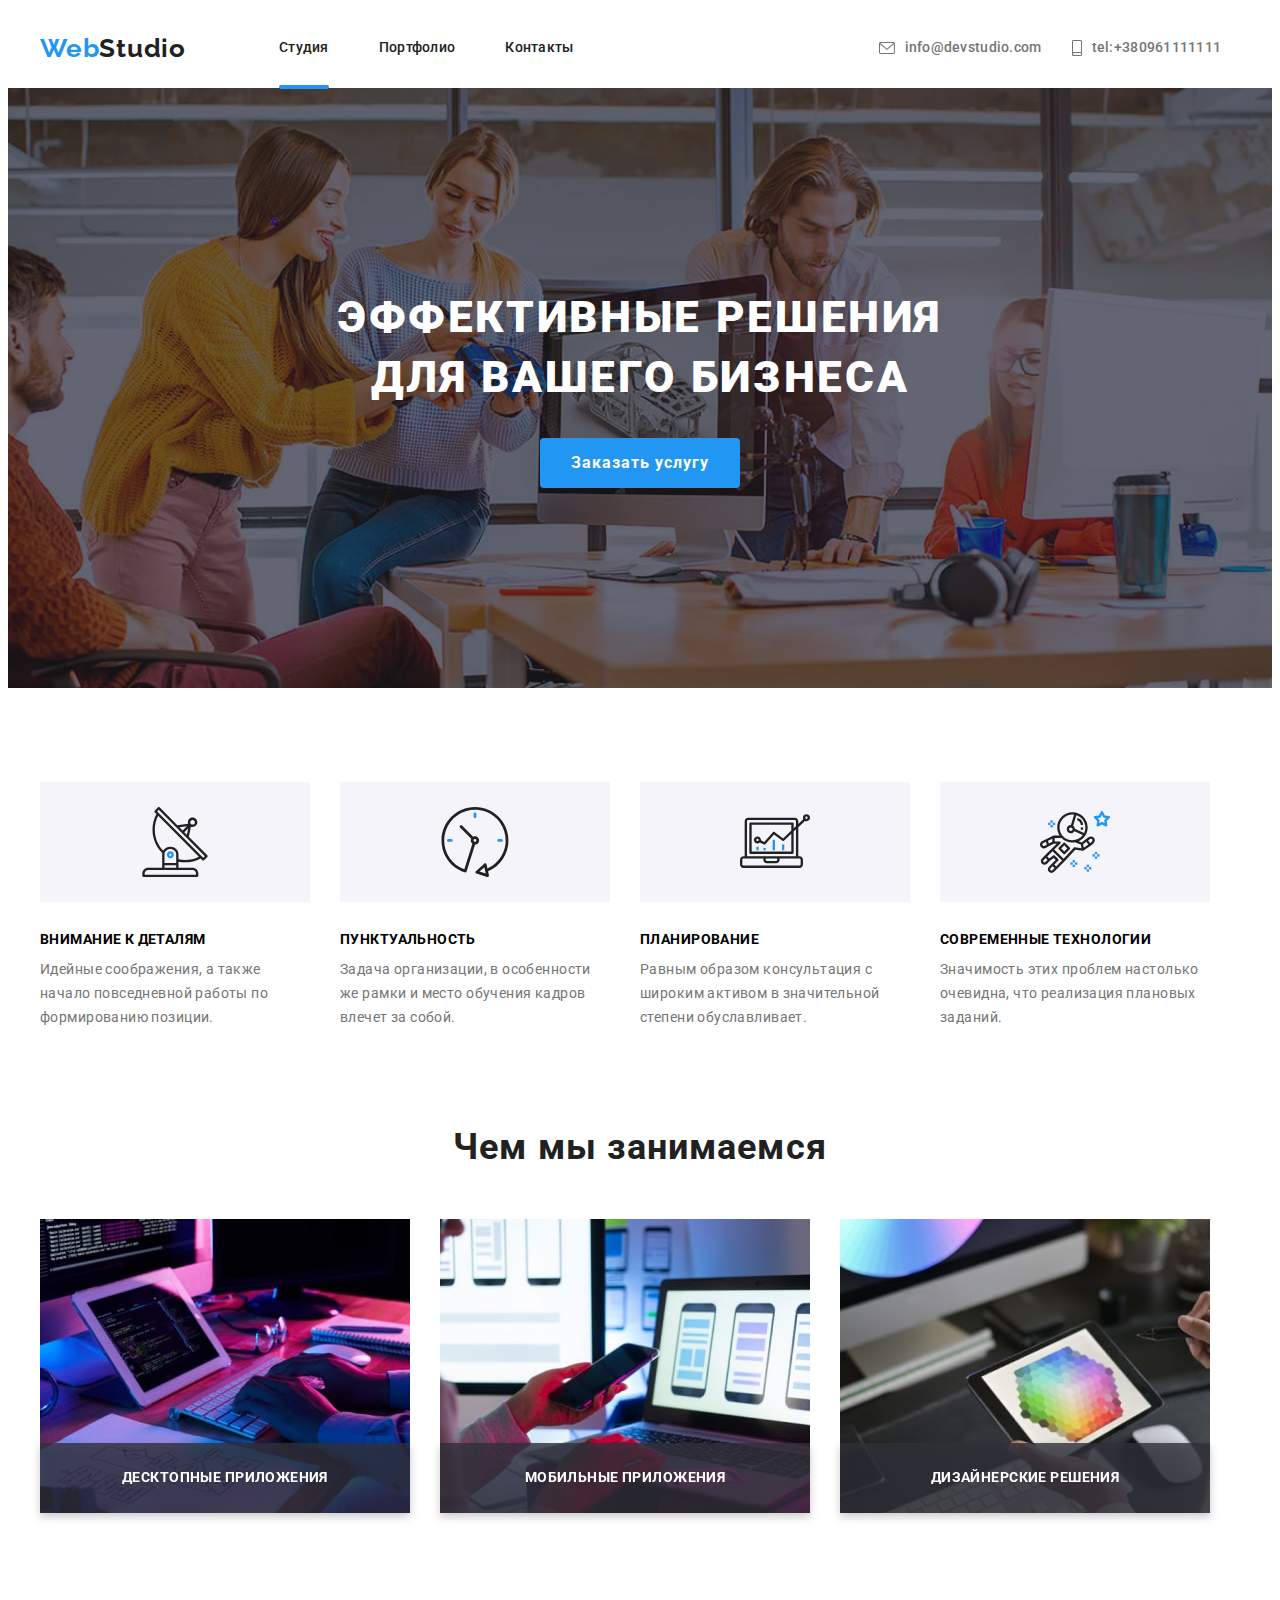
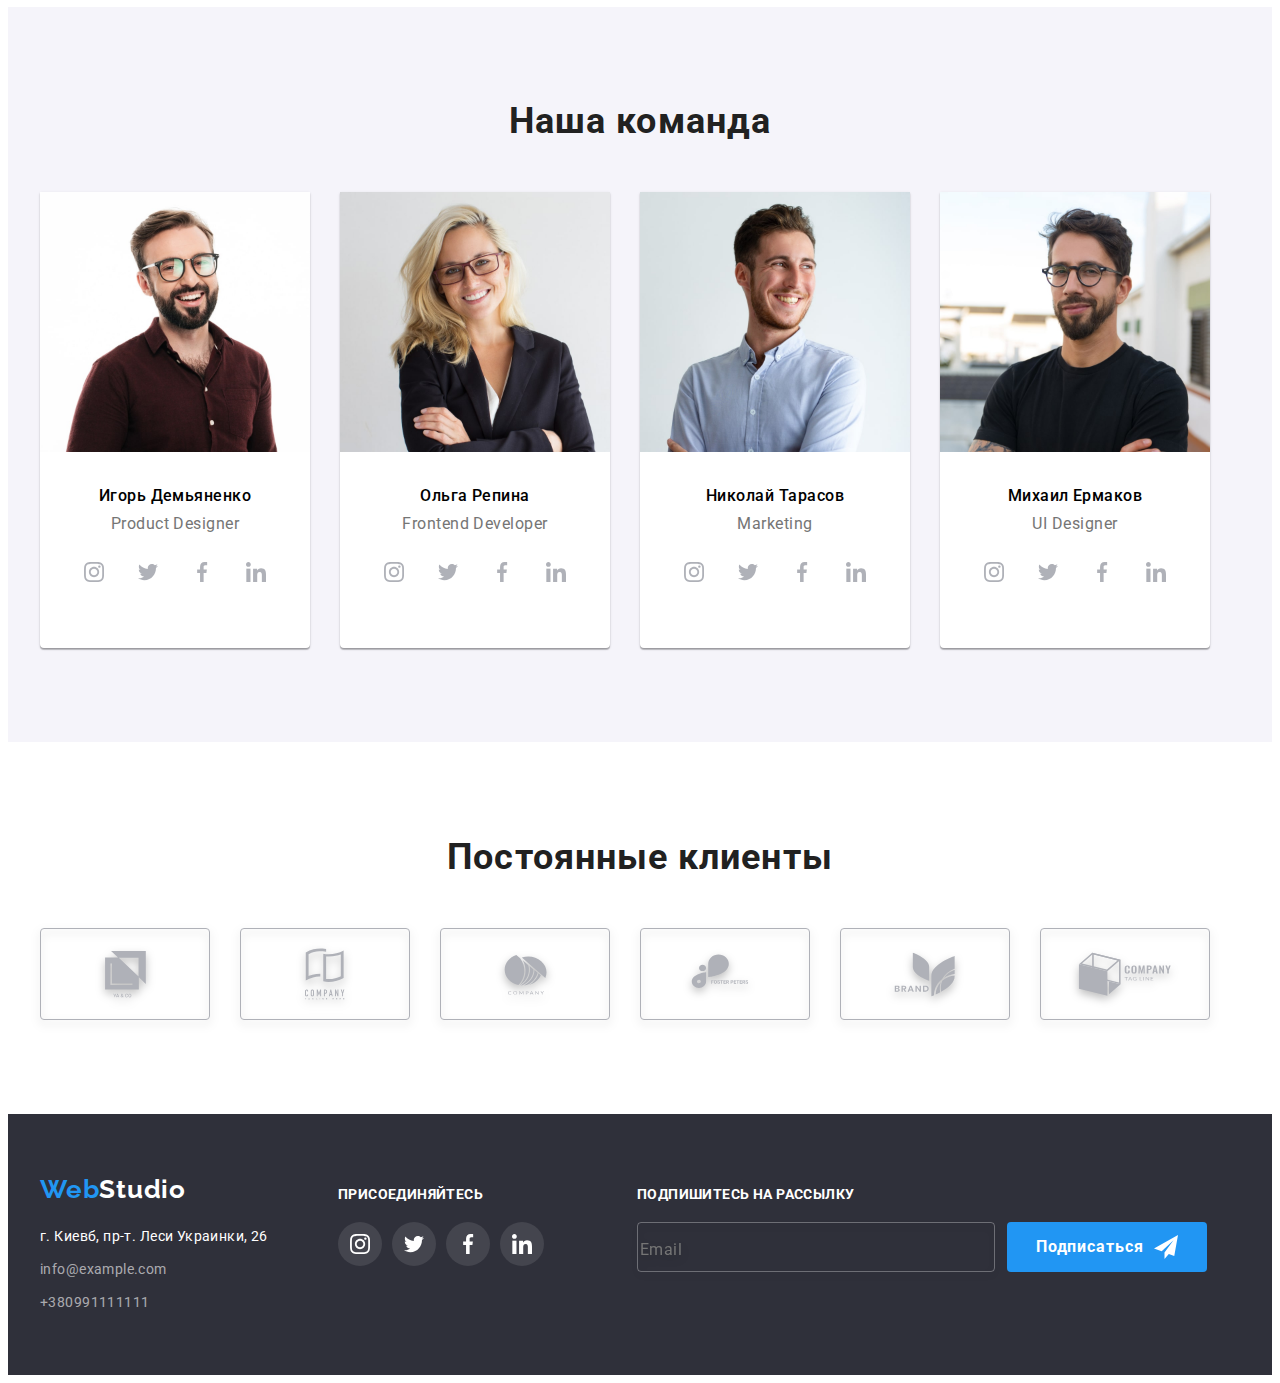
<file: index.html>
<!DOCTYPE html>
<html lang="ru">

<head>
    <meta charset="UTF-8">
    <meta http-equiv="X-UA-Compatible" content="IE=edge">
    <meta name="viewport" content="width=device-width, initial-scale=1.0">
    <title>Document</title>
    <link rel="preconnect" href="https://fonts.googleapis.com">
    <link rel="preconnect" href="https://fonts.gstatic.com" crossorigin>
    <link href="https://fonts.googleapis.com/css2?family=Roboto:wght@400;500;700;900&display=swap" rel="stylesheet">
    <link rel="preconnect" href="https://fonts.googleapis.com">
    <link rel="preconnect" href="https://fonts.gstatic.com" crossorigin>
    <link href="https://fonts.googleapis.com/css2?family=Oleo+Script&family=Raleway:wght@700&display=swap"
        rel="stylesheet">
    <link rel="stylesheet" href="https://cdnjs.cloudflare.com/ajax/libs/modern-normalize/1.1.0/modern-normalize.min.css"
        integrity="sha512-wpPYUAdjBVSE4KJnH1VR1HeZfpl1ub8YT/NKx4PuQ5NmX2tKuGu6U/JRp5y+Y8XG2tV+wKQpNHVUX03MfMFn9Q=="
        crossorigin="anonymous" referrerpolicy="no-referrer" />
    <link rel="stylesheet" href="./css/style.css">
</head>

<body>

    <header class="header">
        <div class="container">
            <nav class="navigation">
                <a href="" class="logo link"><span class="web">Web</span>Studio</a>
                <ul class="navigation-list list">
                    <li class="navigation-item">
                        <a class="navigation-link current link" href="">Студия</a>
                    </li>
                    <li class="navigation-item">
                        <a href="./portfolio.html" class="navigation-link link">Портфолио</a>
                    </li>
                    <li class="navigation-item">
                        <a class="navigation-link link" href="">Контакты</a>
                    </li>
                </ul>
            </nav>
            <div class="contacts">
                <ul class="contacts-list list">
                    <li class="contacts-item">
                        <a class="email link" href="mailto:info@devstudio.com">
                            <span>
                                <svg class="contacts-icon-email" width="16" height="12">
                                    <use href="./images/sprite.svg#icon-emaile-icon"></use>
                                </svg>
                            </span>
                            info@devstudio.com
                        </a>
                    </li>
                    <li class="contacts-item">
                        <a class="phone link" href="tel:+380961111111">
                            <span>
                                <svg class="contacts-icon-phone" width="10" height="16">
                                    <use href="./images/sprite.svg#icon-smartphone"></use>
                                </svg>
                            </span>
                            tel:+380961111111
                        </a>
                    </li>
                </ul>
            </div>
        </div>
    </header>

    <main>
        <section class="heroe">
            <div class="container">
                <h1 class="heroe-text">Эффективные решения<br> для вашего бизнеса</h1>
                <button class="button-section btn" type="button" data-modal-open>Заказать услугу</button>
            </div>
        </section>


        <section class="our-characteristics">
            <div class="container">
                <ul class="characteristics-list list">
                    <li class="characteristics-item">
                        <div class="characteristics-icon">
                            <svg width="70" height="70">
                                <use href="./images/sprite.svg#icon-antenna"></use>
                            </svg>
                        </div>
                        <h3 class="characteristics">ВНИМАНИЕ К ДЕТАЛЯМ</h3>
                        <p class="characteristics-text">
                            Идейные соображения, а также начало повседневной работы по формированию позиции.
                        </p>
                    </li>
                    <li class="characteristics-item">
                        <div class="characteristics-icon">
                            <svg class="icon" width="70" height="70">
                                <use href="./images/sprite.svg#icon-clock"></use>
                            </svg>
                        </div>
                        <h3 class="characteristics">ПУНКТУАЛЬНОСТЬ</h3>
                        <p class="characteristics-text">
                            Задача организации, в особенности же рамки и место обучения кадров влечет за собой.
                        </p>
                    </li>
                    <li class="characteristics-item">
                        <div class="characteristics-icon">
                            <svg class="icon" width="70" height="70">
                                <use href="./images/sprite.svg#icon-diagram"></use>
                            </svg>
                        </div>
                        <h3 class="characteristics">ПЛАНИРОВАНИЕ</h3>
                        <p class="characteristics-text">
                            Равным образом консультация с широким активом в значительной степени обуславливает.
                        </p>
                    </li>
                    <li class="characteristics-item">
                        <div class="characteristics-icon">
                            <svg class="icon" width="70" height="70">
                                <use href="./images/sprite.svg#icon-astronaut"></use>
                            </svg>
                        </div>
                        <h3 class="characteristics">СОВРЕМЕННЫЕ ТЕХНОЛОГИИ</h3>
                        <p class="characteristics-text">
                            Значимость этих проблем настолько очевидна, что реализация плановых заданий.
                        </p>
                    </li>
                </ul>
            </div>
        </section>

        <section class="what-we-are-doing">
            <div class="container">
                <h2 class="what-we-are-doing-text">Чем мы занимаемся</h2>
                <ul class="what-we-are-doing-item list">
                    <li class="what-we-are-doing-list">
                        <img class="what-we-are-doing-picture" src="./images/what-we-are-doing-1.jpg" alt="" width="370"
                            height="294">
                        <div class="our-app">
                            <p class="our-app-text">десктопные приложения</p>
                        </div>
                    </li>
                    <li class="what-we-are-doing-list">
                        <img class="what-we-are-doing-picture" src="./images/what-we-are-doing-2.jpg" alt="" width="370"
                            height="294">
                        <div class="our-app">
                            <p class="our-app-text">мобильные приложения</p>
                        </div>
                    </li>
                    <li class="what-we-are-doing-list">
                        <img class="what-we-are-doing-picture" src="./images/what-we-are-doing-3.jpg" alt="" width="370"
                                height="294">
                        <div class="our-app">
                            <p class="our-app-text">дизайнерские решения</p>
                        </div>
                    </li>
                </ul>
            </div>
        </section>

        <section class="our-team">
            <div class="container">
                <h2 class="our-team-text">Наша команда</h2>
                <ul class="our-team-list list">
                    <li class="our-team-item">
                        <img class="team-picture" src="./images/Igor.jpg" alt="Игорь" width="270" height="260">
                        <div class="team-description">
                            <p class="our-team-name">Игорь Демьяненко</p>
                            <p class="our-team-job">Product Designer</p>
                            <ul class="social-links-list list">
                                <li class="social-links-item">
                                    <a href="" class="social-links">
                                        <svg class="social-icon" width="20" height="20">
                                            <use href="./images/sprite.svg#icon-insta1"></use>
                                        </svg>
                                    </a>
                                </li>
                                <li class="social-links-item">
                                    <a href="" class="social-links">
                                        <svg class="social-icon" width="20" height="20">
                                            <use href="./images/sprite.svg#icon-twitter"></use>
                                        </svg>
                                    </a>
                                </li>
                                <li class="social-links-item">
                                    <a href="" class="social-links">
                                        <svg class="social-icon" width="20" height="20">
                                            <use href="./images/sprite.svg#icon-facebook"></use>
                                        </svg>
                                    </a>
                                </li>
                                <li class="social-links-item">
                                    <a href="" class="social-links">
                                        <svg class="social-icon" width="20" height="20">
                                            <use href="./images/sprite.svg#icon-insta2"></use>
                                        </svg>
                                    </a>
                                </li>
                            </ul>
                        </div>
                    </li>
                    <li class="our-team-item">
                        <img class="team-picture" src="./images/Olga.jpg" alt="Ольга" width="270" height="260">
                        <div class="team-description">
                            <p class="our-team-name">Ольга Репина</p>
                            <p class="our-team-job">Frontend Developer</p>
                            <ul class="social-links-list list">
                                <li class="social-links-item">
                                    <a href="" class="social-links">
                                        <svg class="social-icon" width="20" height="20">
                                            <use href="./images/sprite.svg#icon-insta1"></use>
                                        </svg>
                                    </a>
                                </li>
                                <li class="social-links-item">
                                    <a href="" class="social-links">
                                        <svg class="social-icon" width="20" height="20">
                                            <use href="./images/sprite.svg#icon-twitter"></use>
                                        </svg>
                                    </a>
                                </li>
                                <li class="social-links-item">
                                    <a href="" class="social-links">
                                        <svg class="social-icon" width="20" height="20">
                                            <use href="./images/sprite.svg#icon-facebook"></use>
                                        </svg>
                                    </a>
                                </li>
                                <li class="social-links-item">
                                    <a href="" class="social-links">
                                        <svg class="social-icon" width="20" height="20">
                                            <use href="./images/sprite.svg#icon-insta2"></use>
                                        </svg>
                                    </a>
                                </li>
                            </ul>
                        </div>
                    </li>
                    <li class="our-team-item">
                        <img class="team-picture" src="./images/Nikolai.jpg" alt="Николай" width="270" height="260">
                        <div class="team-description">
                            <p class="our-team-name">Николай Тарасов</p>
                            <p class="our-team-job">Marketing</p>
                            <ul class="social-links-list list">
                                <li class="social-links-item">
                                    <a href="" class="social-links">
                                        <svg class="social-icon" width="20" height="20">
                                            <use href="./images/sprite.svg#icon-insta1"></use>
                                        </svg>
                                    </a>
                                </li>
                                <li class="social-links-item">
                                    <a href="" class="social-links">
                                        <svg class="social-icon" width="20" height="20">
                                            <use href="./images/sprite.svg#icon-twitter"></use>
                                        </svg>
                                    </a>
                                </li>
                                <li class="social-links-item">
                                    <a href="" class="social-links">
                                        <svg class="social-icon" width="20" height="20">
                                            <use href="./images/sprite.svg#icon-facebook"></use>
                                        </svg>
                                    </a>
                                </li>
                                <li class="social-links-item">
                                    <a href="" class="social-links">
                                        <svg class="social-icon" width="20" height="20">
                                            <use href="./images/sprite.svg#icon-insta2"></use>
                                        </svg>
                                    </a>
                                </li>
                            </ul>
                        </div>
                    </li>
                    <li class="our-team-item">
                        <img class="team-picture" src="./images/Mihail.jpg" alt="Михаил" width="270" height="260">
                        <div class="team-description">
                            <p class="our-team-name">Михаил Ермаков</p>
                            <p class="our-team-job">UI Designer</p>
                            <ul class="social-links-list list">
                                <li class="social-links-item">
                                    <a href="" class="social-links">
                                        <svg class="social-icon" width="20" height="20">
                                            <use href="./images/sprite.svg#icon-insta1"></use>
                                        </svg>
                                    </a>
                                </li>
                                <li class="social-links-item">
                                    <a href="" class="social-links">
                                        <svg class="social-icon" width="20" height="20">
                                            <use href="./images/sprite.svg#icon-twitter"></use>
                                        </svg>
                                    </a>
                                </li>
                                <li class="social-links-item">
                                    <a href="" class="social-links">
                                        <svg class="social-icon" width="20" height="20">
                                            <use href="./images/sprite.svg#icon-facebook"></use>
                                        </svg>
                                    </a>
                                </li>
                                <li class="social-links-item">
                                    <a href="" class="social-links">
                                        <svg class="social-icon" width="20" height="20">
                                            <use href="./images/sprite.svg#icon-insta2"></use>
                                        </svg>
                                    </a>
                                </li>
                            </ul>
                        </div>
                    </li>
                </ul>
            </div>
        </section>
        <section class="our-clients">
            <div class="container">
                <h2 class="our-permanent-clients">Постоянные клиенты</h2>
                <ul class="our-clients-list list">
                    <li class="our-clients-item">
                        <a class="our-client-icon" href="">
                            <svg class="ya-co-company">
                                <use href="./images/sprite.svg#icon-client1"></use>
                            </svg>
                        </a>
                    </li>
                    <li class="our-clients-item">
                        <a class="our-client-icon" href="">
                            <svg class="tagline-here-company">
                                <use href="./images/sprite.svg#icon-client2"></use>
                            </svg>
                        </a>
                    </li>
                    <li class="our-clients-item">
                        <a class="our-client-icon" href="">
                            <svg class="company">
                                <use href="./images/sprite.svg#icon-client3"></use>
                            </svg>
                        </a>
                    </li>
                    <li class="our-clients-item">
                        <a class="our-client-icon" href="">
                            <svg class="foster-peters-company">
                                <use href="./images/sprite.svg#icon-client4"></use>
                            </svg>
                        </a>
                    </li>
                    <li class="our-clients-item">
                        <a class="our-client-icon" href="">
                            <svg class="brand-company">
                                <use href="./images/sprite.svg#icon-client5"></use>
                            </svg>
                        </a>
                    </li>
                    <li class="our-clients-item">
                        <a class="our-client-icon" href="">
                            <svg class="tag-line-company">
                                <use href="./images/sprite.svg#icon-client6"></use>
                            </svg>
                        </a>
                    </li>
                </ul>
            </div>
        </section>
    </main>

    <footer class="footer-section">
        <div class="container container-row">
            <div>
                <a href="" class="logo-footer link"><span class="web">Web</span>Studio</a>
                <address>
                    <ul class="adress-list list">
                        <li class="adress-item">
                            <a class="adress-text link" href="https://goo.gl/maps/P2Jk5924rPinrskz8" target="_blank"
                                rel="noopener noreferrer">г. Киевб,
                                пр-т. Леси Украинки, 26</a>
                        </li>
                        <li class="adress-item">
                            <a class="footer-contact link" href="mailto:info@example.com">info@example.com</a>
                        </li>
                        <li class="adress-item">
                            <a class="footer-contact link" href="tel:+380991111111">+380991111111</a>
                        </li>
                    </ul>
                </address>
            </div>
            <div class="join-in-social-links">
                <h3 class="join-us">ПРИСОЕДИНЯЙТЕСЬ</h3>
                <ul class="social-link-list-footer list">
                    <li class="social-link-item-footer">
                        <a class="social-link-footer" href="">
                            <svg class="social-icon-footer" width="20" height="20">
                                <use href="./images/sprite.svg#icon-insta1"></use>
                            </svg>
                        </a>
                    </li>
                    <li class="social-link-item-footer">
                        <a class="social-link-footer" href="">
                            <svg class="social-icon-footer" width="20" height="20">
                                <use href="./images/sprite.svg#icon-twitter"></use>
                            </svg>
                        </a>
                    </li>
                    <li class="social-link-item-footer">
                        <a class="social-link-footer" href="">
                            <svg class="social-icon-footer" width="20" height="20">
                                <use href="./images/sprite.svg#icon-facebook"></use>
                            </svg>
                        </a>
                    </li>
                    <li class="social-link-item-footer">
                        <a class="social-link-footer" href="">
                            <svg class="social-icon-footer" width="20" height="20">
                                <use href="./images/sprite.svg#icon-insta2"></use>
                            </svg>
                        </a>
                    </li>
                </ul>
            </div>
            <div class="subscription">
                <h3 class="subscription-text">ПОДПИШИТЕСЬ НА РАССЫЛКУ</h3>
                <div class="subscription-section">
                    <form action="#" class=" subscription-form">
                        <label for="subscription" class="subscription-form-text">
                            <input type="email" name="email" class="subscription-form-input" placeholder="Email">
                        </label>
                    </form>
                        <button class="subscription-button"><span class="subscription-button-text">Подписаться</span> 
                            <svg class="sign-button-icon" width="24" height="24"> 
                                <use href="./images/sprite.svg#icon-sign-button"></use>
                            </svg>
                        </button>
                </div>
            </div>
        </div>
    </footer>
    <div class="backdrop is-hidden" data-modal>
        <div class="modal-window"> 
            <button type="button" class="x-button" data-modal-close>
                <svg class="icon-close-buttom">
                    <use href="./images/sprite.svg#icon-close-button"></use>
                </svg>
            </button>
            <form action="#" class="contact-form">
                <b class="modal-title">Оставьте свои данные, мы вам перезвоним</b>
                <div class="modal-form-field">
                    <label for="input-name" class="modal-form-label">Имя</label>
                        <span class="input-wrap">
                            <input type="text" id="input-name" class="modal-form-input">
                            <svg class="modal-form-icon" width="12" height="12">
                                <use href="./images/sprite.svg#icon-form-name"></use>
                            </svg>
                        </span>
                </div>
                <div class="modal-form-field">
                    <label for="input-tel" class="modal-form-label">Телефон</label>
                        <span class="input-wrap">
                            <input type="tel" id="input-tel" name="modal-form-tel" class="modal-form-input">
                            <svg class="modal-form-icon" width="12" height="13">
                                <use href="./images/sprite.svg#icon-form-phone"></use>
                            </svg>
                        </span>
                </div>
                <div class="modal-form-field">
                    <label for="input-email" class="modal-form-label">Почта</label>
                        <span class="input-wrap">
                            <input type="email" id="input-email" name="modal-form-email" class="modal-form-input">
                            <svg class="modal-form-icon" width="15" height="12">
                                <use href="./images/sprite.svg#icon-form-mail"></use>
                            </svg>
                        </span>
                </div>
                <div class="">
                    <label for="comment" class="modal-form-label">Комментарий</label>
                    <textarea name="modal-comment" id="comment" placeholder="Введите текст" class="model-comment"></textarea>
                </div>
                <div class="modal-form-checkbox">
                    <input type="checkbox" id="check" name="policy" class="checkbox">
                    <label for="check" class="check-label">
                        <span class="icon-check">
                            <svg class="" width="11" height="8">
                                <use href="./images/sprite.svg#icon-check-mark"></use>
                            </svg>
                        </span>
                    Соглашаюсь с рассылкой и принимаю<a href="" class="contract-condition-link">Условия договора</a></label>
                </div>
                <button type="submit" class="button-section btn">Отправить</button>
            </form>
        </div>
    </div>
    <script src="./js/modal.js"></script>
    
</body>

</html>
</file>
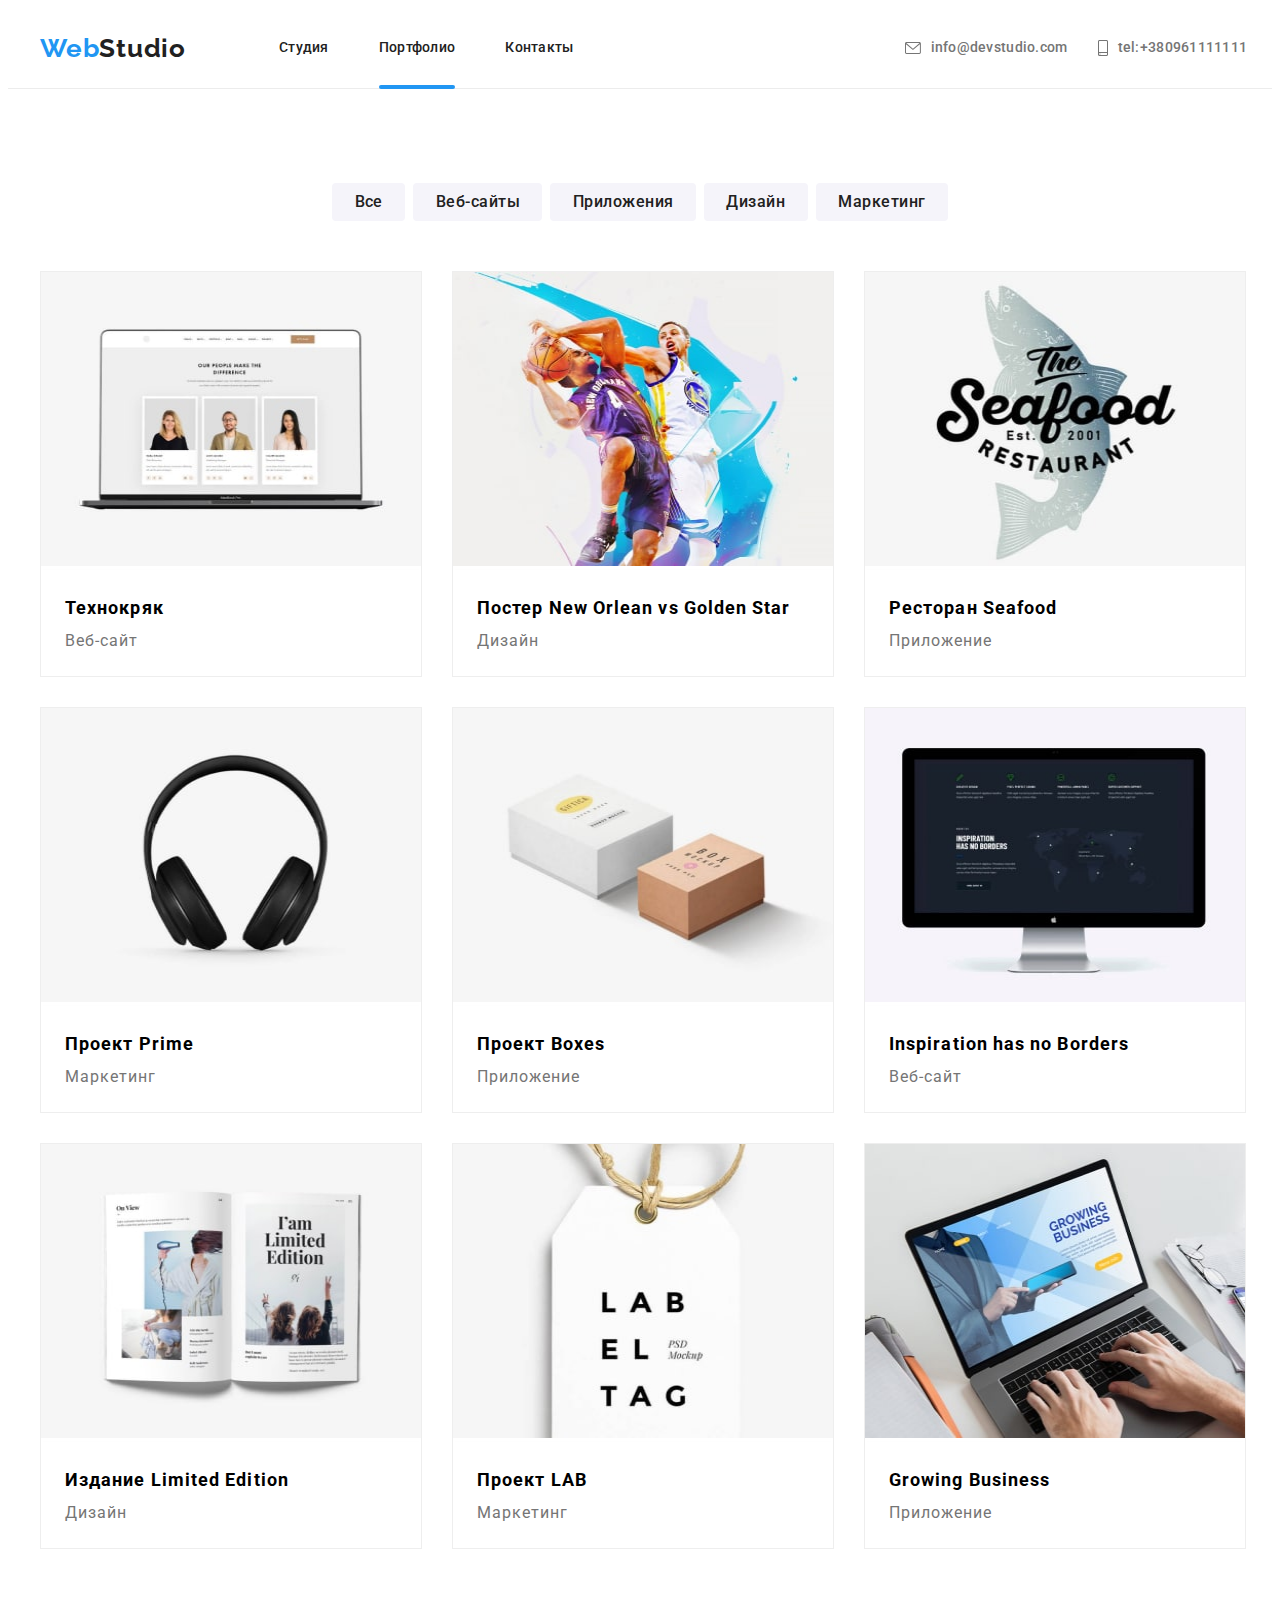
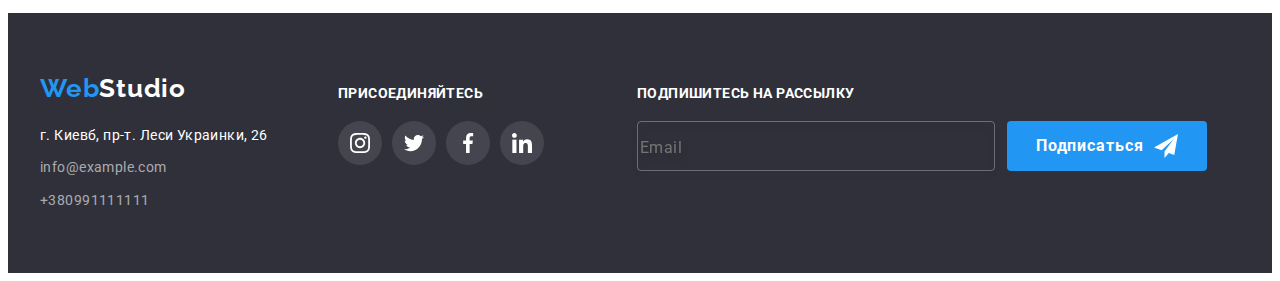
<file: portfolio.html>
<!DOCTYPE html>
<html lang="ru">

<head>
    <meta charset="UTF-8">
    <meta http-equiv="X-UA-Compatible" content="IE=edge">
    <meta name="viewport" content="width=device-width, initial-scale=1.0">
    <title>Document</title>
    <link rel="preconnect" href="https://fonts.googleapis.com">
    <link rel="preconnect" href="https://fonts.gstatic.com" crossorigin>
    <link href="https://fonts.googleapis.com/css2?family=Roboto:wght@400;500;700;900&display=swap" rel="stylesheet">
    <link rel="stylesheet" href="./css/style.css">
    <link rel="preconnect" href="https://fonts.googleapis.com">
    <link rel="preconnect" href="https://fonts.gstatic.com" crossorigin>
    <link href="https://fonts.googleapis.com/css2?family=Oleo+Script&family=Raleway:wght@700&display=swap"
        rel="stylesheet">
    <link rel="stylesheet" href="https://cdnjs.cloudflare.com/ajax/libs/modern-normalize/1.1.0/modern-normalize.min.css"
        integrity="sha512-wpPYUAdjBVSE4KJnH1VR1HeZfpl1ub8YT/NKx4PuQ5NmX2tKuGu6U/JRp5y+Y8XG2tV+wKQpNHVUX03MfMFn9Q=="
        crossorigin="anonymous" referrerpolicy="no-referrer" />
    <link rel="stylesheet" href="./css/portfolio.css">
</head>

<body>
    <header class="header">
        <div class="container">
            <nav class="navigation">
                <a href="" class="logo link"><span class="web">Web</span>Studio</a>
                <ul class="navigation-list list">
                    <li class="navigation-item">
                        <a class="navigation-link link" href="./index.html">Студия</a>
                    </li>
                    <li class="navigation-item">
                        <a class="navigation-link current link" href="./portfolio.html">Портфолио</a>
                    </li>
                    <li class="navigation-item">
                        <a class="navigation-link link" href="">Контакты</a>
                    </li>
                </ul>
            </nav>
            <div class="contacts">
                <ul class="contacts-list list">
                    <li class="contacts-item">
                        <a class="email link" href="mailto:info@devstudio.com">
                            <span>
                                <svg class="contacts-icon-email" width="16" height="12">
                                    <use href="./images/sprite.svg#icon-emaile-icon"></use>
                                </svg>
                            </span>
                            info@devstudio.com
                        </a>
                    </li>
                    <li class="contacts-item">
                        <a class="phone link" href="tel:+380961111111">
                            <span>
                                <svg class="contacts-icon-phone" width="10" height="16">
                                    <use href="./images/sprite.svg#icon-smartphone"></use>
                                </svg>
                            </span>
                            tel:+380961111111
                        </a>
                    </li>
                </ul>
            </div>
        </div>
    </header>

    <main>
        <section class="hero-work-example">
            <div class="container">
                <ul class="button-list list">
                    <li class="button-list-item">
                        <button class="button" type="button">Все</button>
                    </li>
                    <li class="button-list-item">
                        <button class="button" type="button">Веб-сайты</button>
                    </li>
                    <li class="button-list-item">
                        <button class="button" type="button">Приложения</button>
                    </li>
                    <li class="button-list-item">
                        <button class="button" type="button">Дизайн</button>
                    </li>
                    <li class="button-list-item">
                        <button class="button" type="button">Маркетинг</button>
                    </li>
                </ul>


                <ul class="project-list list">
                    <li class="project-item">
                            <div class="project-item-overlay">
                                <img class="project-image" src="./images/project 1-min.jpg" alt="технокряк" width="370"
                                    height="294">
                                <div class="project-overlay">
                                    <p class="project-overlay-text">Технокряк это современная площадка распространения коронавируса. Компании используют эту платформу для цифрового
                                    шпионажа и атак на защищённые сервера конкурентов.</p>
                                </div>
                            </div>
                            <div class="project-discription">
                                <h2 class="project-name">Технокряк</h2>
                                <p class="project-type">Веб-сайт</p>
                            </div>
                    </li>
                    <li class="project-item">
                            <div class="project-item-overlay">
                                <img class="project-image" src="./images/project 2.jpg" alt="постер" width="370" height="294">
                                <div class="project-overlay">
                                    <p class="project-overlay-text">Технокряк это современная площадка распространения коронавируса. Компании используют
                                        эту платформу для цифрового шпионажа и атак на защищённые сервера конкурентов.</p>
                                </div>
                            </div>
                            <div class="project-discription">
                                <h2 class="project-name">Постер New Orlean vs Golden Star</h2>
                                <p class="project-type">Дизайн</p>
                            </div>   
                    </li>
                    <li class="project-item">
                            <div class="project-item-overlay">
                                <img class="project-image" src="./images/project 3.jpg" alt="ресторан" width="370" height="294">
                                <div class="project-overlay">
                                    <p class="project-overlay-text">Технокряк это современная площадка распространения коронавируса. Компании используют
                                        эту платформу для цифрового шпионажа и атак на защищённые сервера конкурентов.</p>
                                </div>
                            </div>
                            <div class="project-discription">
                                <h2 class="project-name">Ресторан Seafood</h2>
                                <p class="project-type">Приложение</p>
                            </div>
                    </li>
                    <li class="project-item">
                            <div class="project-item-overlay">
                                <img class="project-image" src="./images/project 4.jpg" alt="проект прайм" width="370"
                                    height="294">
                                <div class="project-overlay">
                                    <p class="project-overlay-text">Технокряк это современная площадка распространения коронавируса. Компании используют
                                        эту платформу для цифрового шпионажа и атак на защищённые сервера конкурентов.</p>
                                </div>
                            </div>
                            <div class="project-discription">
                                <h2 class="project-name">Проект Prime</h2>
                                <p class="project-type">Маркетинг</p>
                            </div>
                    </li>
                    <li class="project-item">
                            <div class="project-item-overlay">
                                <img class="project-image" src="./images/project 5.jpg" alt="проект boxes" width="370"
                                    height="294">
                                <div class="project-overlay">
                                    <p class="project-overlay-text">Технокряк это современная площадка распространения коронавируса. Компании используют
                                        эту платформу для цифрового шпионажа и атак на защищённые сервера конкурентов.</p>
                                </div>
                            </div>
                            <div class="project-discription">
                                <h2 class="project-name">Проект Boxes</h2>
                                <p class="project-type">Приложение</p>
                            </div>
                    </li>
                    <li class="project-item">
                            <div class="project-item-overlay">
                                <img class="project-image" src="./images/project 6.jpg" alt="inspiration has no borders"
                                    width="370" height="294">
                                <div class="project-overlay">
                                    <p class="project-overlay-text">Технокряк это современная площадка распространения коронавируса. Компании используют
                                        эту платформу для цифрового шпионажа и атак на защищённые сервера конкурентов.</p>
                                </div>
                            </div>
                            <div class="project-discription">
                                <h2 class="project-name">Inspiration has no Borders</h2>
                                <p class="project-type">Веб-сайт</p>
                            </div>
                    </li>
                    <li class="project-item">
                            <div class="project-item-overlay">
                                <img class="project-image" src="./images/project 7.jpg" alt="издание limited edition"
                                    width="370" height="294">
                                <div class="project-overlay">
                                    <p class="project-overlay-text">Технокряк это современная площадка распространения коронавируса. Компании используют
                                        эту платформу для цифрового шпионажа и атак на защищённые сервера конкурентов.</p>
                                </div>
                            </div>
                            <div class="project-discription">
                                <h2 class="project-name">Издание Limited Edition</h2>
                                <p class="project-type">Дизайн</p>
                            </div>
                    </li>
                    <li class="project-item">
                            <div class="project-item-overlay">
                                <img class="project-image" src="./images/project 8.jpg" alt="проект lab" width="370"
                                    height="294">
                                <div class="project-overlay">
                                    <p class="project-overlay-text">Технокряк это современная площадка распространения коронавируса. Компании используют
                                        эту платформу для цифрового шпионажа и атак на защищённые сервера конкурентов.</p>
                                </div>
                            </div>
                            <div class="project-discription">
                                <h2 class="project-name">Проект LAB</h2>
                                <p class="project-type">Маркетинг</p>
                            </div>
                    </li>
                    <li class="project-item">
                            <div class="project-item-overlay">
                                <img class="project-image" src="./images/project 9.jpg" alt="growing business" width="370"
                                    height="294">
                                <div class="project-overlay">
                                    <p class="project-overlay-text">Технокряк это современная площадка распространения коронавируса. Компании используют
                                        эту платформу для цифрового шпионажа и атак на защищённые сервера конкурентов.</p>
                                </div>
                            </div>
                            <div class="project-discription">
                                <h2 class="project-name">Growing Business</h2>
                                <p class="project-type">Приложение</p>
                            </div>
                    </li>
                </ul>
            </div>
        </section>
    </main>

    <footer class="footer-section">
        <div class="container container-row">
            <div>
                <a href="" class="logo-footer link"><span class="web">Web</span>Studio</a>
                <address>
                    <ul class="adress-list list">
                        <li class="adress-item">
                            <a class="adress-text link" href="https://goo.gl/maps/P2Jk5924rPinrskz8" target="_blank"
                                rel="noopener noreferrer">г. Киевб,
                                пр-т. Леси Украинки, 26</a>
                        </li>
                        <li class="adress-item">
                            <a class="footer-contact link" href="mailto:info@example.com">info@example.com</a>
                        </li>
                        <li class="adress-item">
                            <a class="footer-contact link" href="tel:+380991111111">+380991111111</a>
                        </li>
                    </ul>
                </address>
            </div>
            <div class="join-in-social-links">
                <h3 class="join-us">ПРИСОЕДИНЯЙТЕСЬ</h3>
                <ul class="social-link-list-footer list">
                    <li class="social-link-item-footer">
                        <a class="social-link-footer" href="">
                            <svg class="social-icon-footer" width="20" height="20">
                                <use href="./images/sprite.svg#icon-insta1"></use>
                            </svg>
                        </a>
                    </li>
                    <li class="social-link-item-footer">
                        <a class="social-link-footer" href="">
                            <svg class="social-icon-footer" width="20" height="20">
                                <use href="./images/sprite.svg#icon-twitter"></use>
                            </svg>
                        </a>
                    </li>
                    <li class="social-link-item-footer">
                        <a class="social-link-footer" href="">
                            <svg class="social-icon-footer" width="20" height="20">
                                <use href="./images/sprite.svg#icon-facebook"></use>
                            </svg>
                        </a>
                    </li>
                    <li class="social-link-item-footer">
                        <a class="social-link-footer" href="">
                            <svg class="social-icon-footer" width="20" height="20">
                                <use href="./images/sprite.svg#icon-insta2"></use>
                            </svg>
                        </a>
                    </li>
                </ul>
            </div>
            <div class="subscription">
                <h3 class="subscription-text">ПОДПИШИТЕСЬ НА РАССЫЛКУ</h3>
                <div class="subscription-section">
                    <form action="#" class=" subscription-form">
                        <label for="subscription" class="subscription-form-text">
                            <input type="email" name="email" class="subscription-form-input" placeholder="Email">
                        </label>
                    </form>
                        <button class="subscription-button"><span class="subscription-button-text">Подписаться</span> 
                            <svg class="sign-button-icon" width="24" height="24"> 
                                <use href="./images/sprite.svg#icon-sign-button"></use>
                            </svg>
                        </button>
                </div>
            </div>
        </div>
    </footer>
</body>

</html>
</file>
<file: css/style.css>
:root {
  --main-title-color: white;
  --second-title-color: #2f303a;
  --third-title-color: #f5f4fa;
  --main-text-color: #212121;
  --second-text-color: #757575;
  --accent-color: #2196f3;
}
p,
h1,
h2,
h3,
h4,
h5,
h6 {
  margin-top: 0;
  margin-bottom: 0;
}
ul {
  margin-top: 0;
  margin-bottom: 0;
  padding-left: 0;
}
.list {
  list-style: none;
}
.link {
  text-decoration: none;
}

.body {
  font-family: "Roboto", sans-serif;
  background-color: white;
}
.header .container {
  display: flex;
  align-items: center;
}
.container {
  width: 1200px;
  padding-left: 15px;
  padding-right: 15px;
  margin-right: auto;
  margin-left: auto;
}
.navigation {
  font-family: "Roboto";
  display: flex;
  align-items: center;
  margin-right: 305px;
}
.web {
  color: #2196f3;
}
.logo {
  font-family: "Oleo Script", cursive;
  font-family: "Raleway", sans-serif;
  font-weight: 700;
  font-size: 26px;
  line-height: 1.19;
  letter-spacing: 0.03em;
  color: #212121;
  text-decoration: none;
  margin-right: 93px;
}
.navigation-list {
  display: flex;
}
.navigation-item:not(:last-child) {
  margin-right: 50px;
}
.navigation-link {
  display: block;
  position: relative;
  font-family: "Roboto";
  font-weight: 500;
  font-size: 14px;
  line-height: 1.14;
  letter-spacing: 0.02em;
  color: #212121;
  padding-top: 32px;
  padding-bottom: 32px;
  transition-property: var(--accent-color);
  transition-duration: 250ms;
  transition-timing-function: cubic-bezier(0.4, 0, 0.2, 1);
}
.navigation-link:hover,
.navigation-link:focus {
  color: var(--accent-color);
}
.navigation-link.current::after {
  content: "";
  display: block;
  position: absolute;
  left: 0;
  bottom: -1px;
  width: 100%;
  height: 4px;
  border-radius: 2px;
  background: var(--accent-color);
  box-sizing: inherit;
}
.contacts {
  font-family: "Roboto";
  display: flex;
}
.contacts:hover,
.contacts:focus {
  color: var(--accent-color);
}
.contacts-list {
  display: flex;
}
.contacts-item {
  display: flex;
}
.contacts-icon-email {
  display: inline-block;
  margin-right: 10px;
  vertical-align: middle;
  fill: #757575;
  transition-property: var(--accent-color);
  transition-duration: 250ms;
  transition-timing-function: cubic-bezier(0.4, 0, 0.2, 1);
}
.contacts-icon-phone {
  display: inline-block;
  vertical-align: middle;
  margin-right: 10px;
  fill: #757575;
  transition-property: var(--accent-color);
  transition-duration: 250ms;
  transition-timing-function: cubic-bezier(0.4, 0, 0.2, 1);
}
.email {
  position: relative;
  display: flex;
  font-family: "Roboto";
  font-weight: 500;
  font-size: 14px;
  line-height: 1.14;
  letter-spacing: 0.02em;
  color: #757575;
  margin-right: 30px;
  padding-top: 32px;
  padding-bottom: 32px;
  transition-property: var(--accent-color);
  transition-duration: 250ms;
  transition-timing-function: cubic-bezier(0.4, 0, 0.2, 1);
}
.phone {
  display: flex;
  font-family: "Roboto";
  font-weight: 500;
  font-size: 14px;
  line-height: 1.14;
  letter-spacing: 0.02em;
  color: #757575;
  padding-top: 32px;
  padding-bottom: 32px;
  transition-property: var(--accent-color);
  transition-duration: 250ms;
  transition-timing-function: cubic-bezier(0.4, 0, 0.2, 1);
}
.email:hover,
.email:focus {
  color: var(--accent-color);
}
.phone:hover,
.phone:focus {
  color: var(--accent-color);
}
.email:hover .contacts-icon-email {
  fill: var(--accent-color);
}
.email:focus .contacts-icon-email {
  fill: var(--accent-color);
}
.phone:hover .contacts-icon-phone {
  fill: var(--accent-color);
}
.phone:focus .contacts-icon-phone {
  fill: var(--accent-color);
}
.heroe {
  background-image: linear-gradient(
      rgba(47, 48, 58, 0.4),
      rgba(47, 48, 58, 0.4)
    ),
    url(../images/heroe-background.jpg);
  background-color: var(--second-title-color);
  flex-grow: 1;
  padding-bottom: 200px;
  padding-top: 200px;
  background-repeat: no-repeat;
  background-size: center;
  background-position: center;
}

.heroe-text {
  font-family: "Roboto";
  font-weight: 900;
  font-size: 44px;
  line-height: 1.36;
  text-align: center;
  letter-spacing: 0.06em;
  text-transform: uppercase;
  color: #ffffff;
}
.button-section {
  font-family: "Roboto";
  font-weight: 700;
  font-size: 16px;
  line-height: 1.88;
  letter-spacing: 0.06em;
  color: #ffffff;
  background-color: var(--accent-color);
  width: 200px;
  height: 50px;
  border: 0px;
  border-radius: 4px;
  margin-top: 30px;
  display: flex;
  margin-right: auto;
  margin-left: auto;
  justify-content: center;
  align-items: center;
  transition-property: box-shadow;
  transition-duration: 250ms;
  transition-timing-function: cubic-bezier(0.4, 0, 0.2, 1);
}
.button-section:hover,
.button-section:focus {
  cursor: pointer;
  box-shadow: 0px 4px 4px 0px #00000040;
}

.our-characteristics {
  padding-top: 94px;
  padding-bottom: 94px;
}
.characteristics-list {
  display: flex;
}
.characteristics-item {
  width: 270px;
  height: 251px;
}
.characteristics-item:not(:last-child) {
  margin-right: 30px;
}
.characteristics-icon {
  display: flex;
  background-color: rgba(245, 244, 250, 1);
  margin-bottom: 30px;
  height: 120px;
  justify-content: center;
  align-items: center;
}
.characteristics {
  font-family: "Roboto";
  font-weight: 700;
  font-size: 14px;
  line-height: 1.14;
  letter-spacing: 0.03em;
  padding-bottom: 10px;
}
.characteristics-text {
  font-family: "Roboto";
  font-style: 400;
  font-size: 14px;
  line-height: 1.7;
  letter-spacing: 0.03em;
  color: #757575;
}
.what-we-are-doing {
  display: flex;
  padding-bottom: 94px;
}
.what-we-are-doing-text {
  font-family: "Roboto";
  font-weight: 700;
  font-size: 36px;
  line-height: 1.16;
  letter-spacing: 0.03em;
  color: #212121;
  display: flex;
  justify-content: center;
  align-items: center;
  text-align: center;
  margin: 0 auto;
  position: relative;
  margin-bottom: 50px;
}
.what-we-are-doing-item {
  display: flex;
}
.what-we-are-doing-list {
  position: relative;
  width: 370px;
}
.what-we-are-doing-list:not(:last-child) {
  margin-right: 30px;
}
.what-we-are-doing-picture {
  display: block;
  max-width: 100%;
  height: 100%;
}
.our-app {
  position: absolute;
  display: flex;
  height: 70px;
  width: 100%;
  filter: drop-shadow(0px 4px 4px rgba(0, 0, 0, 0.25));
  bottom: 0;
  left: 0;
  justify-content: center;
  align-items: center;
  background-color: rgba(47, 48, 58, 0.8);
}
.our-app-text {
  display: flex;
  font-family: Roboto;
  font-weight: 700;
  font-size: 14px;
  line-height: 1.14;
  text-align: center;
  letter-spacing: 0.03em;
  text-transform: uppercase;
  color: #ffffff;
}

.our-team {
  background-color: #f5f4fa;
  display: flex;
  padding-top: 94px;
  padding-bottom: 94px;
}
.our-team-item {
  background-color: #ffffff;
  box-shadow: 0px 1px 3px rgba(0, 0, 0, 0.12), 0px 1px 1px rgba(0, 0, 0, 0.14),
    0px 2px 1px rgba(0, 0, 0, 0.2);
  border-radius: 0px 0px 4px 4px;
}
.our-team-text {
  font-family: "Roboto";
  font-weight: 700;
  font-size: 36px;
  line-height: 1.16;
  letter-spacing: 0.03em;
  color: #212121;
  display: flex;
  justify-content: center;
  align-items: center;
  text-align: center;
  margin: 0 auto;
  position: relative;
  margin-bottom: 50px;
}
.our-team-list {
  display: flex;
  margin-right: auto;
  margin-left: auto;
}
.team-description {
  padding-top: 30px;
  padding-bottom: 30px;
}
.our-team-item:not(:last-child) {
  margin-right: 30px;
}
.our-team-name {
  font-family: "Roboto";
  font-weight: 500;
  font-size: 16px;
  line-height: 1.19;
  letter-spacing: 0.03em;
  display: flex;
  justify-content: center;
  padding-bottom: 10px;
}
.our-team-job {
  font-family: "Roboto";
  font-weight: 400;
  font-size: 16px;
  line-height: 1.17;
  letter-spacing: 0.03em;
  color: #757575;
  display: flex;
  justify-content: center;
}
.social-links-list {
  display: flex;
  margin-top: 16px;
  padding-right: 32px;
  padding-left: 32px;
}
.social-links-item {
  display: flex;
}
.social-links-item:not(:last-child) {
  margin-right: 10px;
}
.social-links {
  padding: 12px 12px 12px 12px;
  height: 44px;
  border-radius: 50%;
  transition-property: background-color, border-radius;
  transition-duration: 250ms;
  transition-timing-function: cubic-bezier(0.4, 0, 0.2, 1);
}
.social-links:hover {
  background-color: #2196f3;
  border-radius: 50%;
}
.social-links:hover > .social-icon {
  fill: #ffffff;
}
.social-links:focus {
  background-color: #2196f3;
  border-radius: 50%;
}
.social-links:focus > .social-icon {
  fill: #ffffff;
}
.social-icon {
  fill: #afb1b8;
  transition-property: fill;
  transition-duration: 250ms;
  transition-timing-function: cubic-bezier(0.4, 0, 0.2, 1);
}
.social-links-insta:hover,
.social-links-insta:focus {
  color: #2196f3;
}
.our-clients {
  padding-top: 94px;
  padding-bottom: 94px;
}
.our-permanent-clients {
  margin-bottom: 50px;
  font-family: Roboto;
  font-style: normal;
  font-weight: 700;
  font-size: 36px;
  line-height: 1.17;
  text-align: center;
  letter-spacing: 0.03em;
  color: #212121;
}
.our-clients-list {
  display: flex;
}
.our-clients-item {
  display: flex;
  border: 1px solid #afb1b8;
  box-sizing: border-box;
  filter: drop-shadow(0px 4px 4px rgba(0, 0, 0, 0.25));
  border-radius: 4px;
  width: 170px;
  height: 92px;
  justify-content: center;
  align-items: center;
  transition-property: border-color;
  transition-duration: 250ms;
  transition-timing-function: cubic-bezier(0.4, 0, 0.2, 1);
}
.ya-co-company {
  fill: #afb1b8;
  width: 41px;
  height: 46.7px;
  transition-property: fill;
  transition-duration: 250ms;
  transition-timing-function: cubic-bezier(0.4, 0, 0.2, 1);
}
.tagline-here-company {
  fill: #afb1b8;
  width: 40px;
  height: 52px;
  transition-property: fill;
  transition-duration: 250ms;
  transition-timing-function: cubic-bezier(0.4, 0, 0.2, 1);
}
.company {
  fill: #afb1b8;
  width: 43px;
  height: 41px;
  transition-property: fill;
  transition-duration: 250ms;
  transition-timing-function: cubic-bezier(0.4, 0, 0.2, 1);
}
.foster-peters-company {
  fill: #afb1b8;
  width: 84px;
  height: 41px;
  transition-property: fill;
  transition-duration: 250ms;
  transition-timing-function: cubic-bezier(0.4, 0, 0.2, 1);
}
.brand-company {
  fill: #afb1b8;
  width: 62px;
  height: 45px;
  transition-property: fill;
  transition-duration: 250ms;
  transition-timing-function: cubic-bezier(0.4, 0, 0.2, 1);
}
.tag-line-company {
  fill: #afb1b8;
  width: 94px;
  height: 44px;
  transition-property: fill;
  transition-duration: 250ms;
  transition-timing-function: cubic-bezier(0.4, 0, 0.2, 1);
}
.our-clients-item:not(:last-child) {
  margin-right: 30px;
}
.our-client-icon {
  display: flex;
  justify-content: center;
  align-items: center;
  width: 100%;
  height: 100%;
}
.our-clients-item:hover {
  border-color: #2196f3;
  cursor: pointer;
}
.our-client-icon:hover .ya-co-company {
  fill: #2196f3;
}
.our-client-icon:hover .tagline-here-company {
  fill: #2196f3;
}
.our-client-icon:hover .company {
  fill: #2196f3;
}
.our-client-icon:hover .foster-peters-company {
  fill: #2196f3;
}
.our-client-icon:hover .brand-company {
  fill: #2196f3;
}
.our-client-icon:hover .tag-line-company {
  fill: #2196f3;
}
.our-client-icon:focus .ya-co-company {
  fill: #2196f3;
}
.our-client-icon:focus .tagline-here-company {
  fill: #2196f3;
}
.our-client-icon:focus .company {
  fill: #2196f3;
}
.our-client-icon:focus .foster-peters-company {
  fill: #2196f3;
}
.our-client-icon:focus .brand-company {
  fill: #2196f3;
}
.our-client-icon:focus .tag-line-company {
  fill: #2196f3;
}
.logo-footer {
  display: flex;
  margin-bottom: 20px;
}
.adress-text {
  font-family: "Roboto";
  font-style: normal;
  font-weight: 400;
  font-size: 14px;
  line-height: 1.7;
  letter-spacing: 0.03em;
  color: #ffffff;
  margin-bottom: 9px;
}
.footer-section {
  font-family: "Roboto";
  background-color: #2f303a;
  padding-top: 60px;
  padding-bottom: 60px;
}
.footer-contact {
  font-family: "Roboto";
  font-style: normal;
  font-weight: 400;
  font-size: 14px;
  line-height: 1.7;
  letter-spacing: 0.03em;
  color: rgba(255, 255, 255, 0.6);
}
.adress-item:not(:last-child) {
  margin-bottom: 9px;
}

.logo-footer {
  font-family: "Oleo Script", cursive;
  font-family: "Raleway", sans-serif;
  font-weight: 700;
  font-size: 26px;
  line-height: 1.19;
  letter-spacing: 0.03em;
  color: #ffffff;
  text-decoration: none;
}
.container-row {
  display: flex;
  flex-direction: row;
}
.join-in-social-links {
  display: flex;
  flex-direction: column;
  margin-left: 70px;
  padding-top: 12px;
}
.join-us {
  font-family: "Roboto";
  font-style: normal;
  font-weight: 700;
  font-size: 14px;
  line-height: 16px;
  letter-spacing: 0.03em;
  text-transform: uppercase;
  color: #ffffff;
  margin-bottom: 20px;
}
.social-icon-footer {
  margin: 12px;
  fill: #ffffff;
}
.social-link-list-footer {
  display: flex;
  flex-direction: row;
}
.social-link-footer {
  background-color: rgba(255, 255, 255, 0.1);
  border-radius: 50%;
  height: 44px;
  transition-property: background-color, border-radius;
  transition-duration: 250ms;
  transition-timing-function: cubic-bezier(0.4, 0, 0.2, 1);
}
.social-link-item-footer:not(:last-child) {
  margin-right: 10px;
}
.social-link-footer {
  height: 44px;
  display: block;
}
.social-link-footer:hover {
  background-color: #2196f3;
  border-radius: 50%;
}
.social-link-footer:focus {
  background-color: #2196f3;
  border-radius: 50%;
}
.social-link-footer:focus .social-icon-footer {
  margin: 12px;
  fill: #ffffff;
}
.subscription {
  margin-left: 93px;
  margin-right: auto;
  padding-top: 12px;
}
.subscription-text {
  font-family: "Roboto";
  font-style: normal;
  font-weight: 700;
  font-size: 14px;
  line-height: 16px;
  letter-spacing: 0.03em;
  text-transform: uppercase;
  color: #ffffff;
  margin-bottom: 20PX;
}
.subscription-section {
  display: flex;
}
.subscription-form {
  width: 358px;
  height: 50px;
  background: transparent;
  border: 1px solid rgba(255, 255, 255, 0.3);
  box-sizing: border-box;
  filter: drop-shadow(0px 4px 4px rgba(0, 0, 0, 0.15));
  border-radius: 4px;
  margin-right: 12px;
}
.subscription-form-text {
  font-family: Roboto;
  font-weight: 400;
  font-size: 16px;
  line-height: 1.25;
  align-items: center;
  letter-spacing: 0.03em;
  color: #ffffff;  
}
.subscription-button {
  font-family: "Roboto";
  font-weight: 700;
  font-size: 16px;
  line-height: 1.88;
  letter-spacing: 0.06em;
  color: #ffffff;
  background-color: var(--accent-color);
  width: 200px;
  height: 50px;
  border: 0px;
  border-radius: 4px;
  display: flex;
  justify-content: center;
  align-items: center;
  transition-duration: 250ms;
  transition-timing-function: cubic-bezier(0.4, 0, 0.2, 1);
}
.subscription-button:hover {
  cursor: pointer;
}
.subscription-button-text {
  margin-right: 10px;
}
.sign-button-icon {
display: flex;
fill: #FFFFFF;
}

.subscription-form-input {
  font-family: Roboto;
  font-weight: 400;
  font-size: 16px;
  line-height: 1.25;
  align-items: center;
  letter-spacing: 0.03em;
  color: rgba(255, 255, 255, 0.6); 
  background-color: transparent;
  width: 358px;
  height: 50px;
  border: none;
}
.backdrop {
  position: fixed;
  height: 100vh;
  width: 100vw;
  background-color: rgba(0, 0, 0, 0.2);
  top: 0;
  display: flex;
  align-items: center;
  justify-content: center;
  transition: opacity 250ms, visibility 250ms;
}
.modal-window {
  width: 528px;
  min-height: 581px;
  background-color: white;
  filter: drop-shadow(0px 4px 4px rgba(0, 0, 0, 0.25));
  border: 1px solid #0000001a;
  border-radius: 5px;
}
.x-button {
  width: 30px;
  height: 30px;
  border: 1px solid #0000001a;
  background-color: unset;
  border-radius: 50%;
  position: absolute;
  top: 8px;
  right: 8px;
  justify-content: center;
  align-items: center;
  transition-duration: 250ms;
  transition-timing-function: cubic-bezier(0.4, 0, 0.2, 1);
}
.x-button:hover {
  cursor: pointer;
}
.x-button:hover .icon-close-buttom {
  fill: #2196f3;
  cursor: pointer;

}
.backdrop.is-hidden {
  opacity: 0;
  visibility: hidden;
  pointer-events: none;
}
.icon-close-buttom {
  display: flex;
  width: 11px;
  height: 11px;
  margin-left: auto;
  margin-right: auto;
  transition-property: fill;
  transition-duration: 250ms;
  transition-timing-function: cubic-bezier(0.4, 0, 0.2, 1);
}
.contact-form {
  padding: 40px 40px 40px 40px;
}
.modal-title {
  font-family: Roboto;
  font-weight: bold;
  font-size: 20px;
  line-height: 1.15;
  text-align: center;
  letter-spacing: 0.03em;
  color: #212121;
  display: block;
  margin-bottom: 12px;
}
.modal-form-field {
  margin-bottom: 10px;
}
.modal-form-label {
  font-family: Roboto;
  font-weight: 400;
  font-size: 12px;
  line-height: 1.16;
  letter-spacing: 0.01em;
  color: #757575;
  display: block;
  margin-bottom: 4px;
}
.modal-form-input {
  width: 100%;
  height: 40px;
  border: 1px solid rgba(33, 33, 33, 0.2);
  box-sizing: border-box;
  border-radius: 4px;
  padding-left: 42px;
  transition-property: border color;
  transition-duration: 250ms;
  transition-timing-function: cubic-bezier(0.4, 0, 0.2, 1);
}
.modal-form-input:hover {
  border-color: #2196f3;
  cursor: pointer;
}
.input-wrap:hover .modal-form-icon {
 fill: #2196f3;
}
.modal-form-input:focus ~ .modal-form-icon {
  fill: #2196f3;
}
.modal-form-icon {
  position: absolute;
  left: 12px;
  top: 50%;
  transform: translateY(-50%);
  transition-property: fill;
  transition-duration: 250ms;
  transition-timing-function: cubic-bezier(0.4, 0, 0.2, 1);
}
.input-wrap {
  position: relative;
}
.model-comment {
  width: 100%;
  height: 120px;
  border: 1px solid rgba(33, 33, 33, 0.2);
  box-sizing: border-box;
  border-radius: 4px;
  margin-bottom: 20px;
  resize: none;
  padding-left: 16px;
  padding-top: 12px;
  transition-property: border-color;
  transition-duration: 250ms;
  transition-timing-function: cubic-bezier(0.4, 0, 0.2, 1);
}
.model-comment:hover {
  border-color: #2196f3;
  cursor: pointer;
}
.model-comment::placeholder {
  font-family: Roboto;
  font-weight: 400;
  font-size: 12px;
  line-height: 1.16;
  letter-spacing: 0.01em;
  color: rgba(117, 117, 117, 0.5);
}
.checkbox {
  visibility: hidden;
  width: 1px;
  height: 1px;
  margin: -1px;
  padding: 0;
  overflow: hidden;
  border: 0;
  clip: rect(0 0 0 0); 
}
.check-label {
  display: flex;
  justify-content: center;
  align-items: center;
  font-family: Roboto;
  font-weight: 400;
  font-size: 14px;
  line-height: 1.7;
  letter-spacing: 0.03em;
  color: #757575;
}
.icon-check {
  width: 16px;
  height: 15px;
  border: 2px solid #212121;
  border-radius: 2px;
  display: flex;
  justify-content: center;
  align-items: center;
  margin-right: 8px;
}
.checkbox:checked + .check-label > .icon-check {
  background-color: #2196f3;
  border: none;
}
.contract-condition-link {
  margin-left: 2px;
  color: #2196f3;
  text-decoration: underline;
  text-decoration-color: #2196f3;

}
</file>
<file: css/portfolio.css>
:root {
  --main-title-color: white;
  --second-title-color: #2f303a;
  --third-title-color: #f5f4fa;
  --main-text-color: #212121;
  --second-text-color: #757575;
  --accent-color: #2196f3;
}
p,
h1,
h2,
h3,
h4,
h5,
h6 {
  margin-top: 0;
  margin-bottom: 0;
}
ul {
  margin-top: 0;
  margin-bottom: 0;
  padding-left: 0;
}
.list {
  list-style: none;
}
.link {
  text-decoration: none;
  text-decoration-color: none;
}

.body {
  font-family: "Roboto", sans-serif;
  background-color: #e5e5e5;
}
.header {
  border-bottom: 1px solid rgba(236, 236, 236, 1);
}
.header .container {
  display: flex;
  align-items: center;
}
.container {
  width: 1200px;
  padding-left: 15px;
  padding-right: 15px;
  margin: 0 auto;
}
.navigation {
  font-family: "Roboto";
  display: flex;
  align-items: center;
  margin-right: 331px;
}
.web {
  color: #2196f3;
}
.logo {
  font-family: "Oleo Script", cursive;
  font-family: "Raleway", sans-serif;
  font-weight: 700;
  font-size: 26px;
  line-height: 1.19;
  letter-spacing: 0.03em;
  color: #212121;
  text-decoration: none;
  margin-right: 93px;
}
.navigation-list {
  display: flex;
}
.navigation-item:not(:last-child) {
  margin-right: 50px;
}
.navigation-link {
  font-family: "Roboto";
  font-weight: 500;
  font-size: 14px;
  line-height: 1.14;
  letter-spacing: 0.02em;
  color: #212121;
  padding-top: 32px;
  padding-bottom: 32px;
  transition-property: var(--accent-color);
  transition-duration: 250ms;
  transition-timing-function: cubic-bezier(0.4, 0, 0.2, 1);
}
.navigation-link:hover,
.navigation-link:focus {
  color: var(--accent-color);
}
.navigation-link.current::after {
  content: "";
  display: block;
  position: absolute;
  left: 0;
  bottom: -1px;
  width: 100%;
  height: 4px;
  border-radius: 2px;
  background: var(--accent-color);
  box-sizing: inherit;
}
.contacts {
  font-family: "Roboto";
  display: flex;
}
.contacts:hover,
.contacts:focus {
  color: var(--accent-color);
}
.contacts-icon-email {
  display: inline-block;
  margin-right: 10px;
  vertical-align: middle;
  fill: #757575;
  transition-property: var(--accent-color);
  transition-duration: 250ms;
  transition-timing-function: cubic-bezier(0.4, 0, 0.2, 1);
}
.contacts-icon-phone {
  display: inline-block;
  vertical-align: middle;
  margin-right: 10px;
  fill: #757575;
  transition-property: var(--accent-color);
  transition-duration: 250ms;
  transition-timing-function: cubic-bezier(0.4, 0, 0.2, 1);
}
.email {
  position: relative;
  display: flex;
  font-family: "Roboto";
  font-weight: 500;
  font-size: 14px;
  line-height: 1.14;
  letter-spacing: 0.02em;
  color: #757575;
  margin-right: 30px;
  padding-top: 32px;
  padding-bottom: 32px;
  transition-property: var(--accent-color);
  transition-duration: 250ms;
  transition-timing-function: cubic-bezier(0.4, 0, 0.2, 1);
}
.phone {
  display: flex;
  font-family: "Roboto";
  font-weight: 500;
  font-size: 14px;
  line-height: 1.14;
  letter-spacing: 0.02em;
  color: #757575;
  padding-top: 32px;
  padding-bottom: 32px;
  transition-property: var(--accent-color);
  transition-duration: 250ms;
  transition-timing-function: cubic-bezier(0.4, 0, 0.2, 1);
}
.email:hover,
.email:focus {
  color: var(--accent-color);
}
.phone:hover,
.phone:focus {
  color: var(--accent-color);
}
.email:hover .contacts-icon-email {
  fill: var(--accent-color);
}
.email:focus .contacts-icon-email {
  fill: var(--accent-color);
}
.phone:hover .contacts-icon-phone {
  fill: var(--accent-color);
}
.phone:focus .contacts-icon-phone {
  fill: var(--accent-color);
}
.hero-work-example {
  padding-top: 94px;
  padding-bottom: 94px;
}
.button {
  font-family: "Roboto";
  font-weight: 500;
  font-size: 16px;
  line-height: 1.6;
  letter-spacing: 0.03em;
  color: var(--main-text-color);
  background-color: #f5f4fa;
  border: 0px;
  border-radius: 4px;
  padding: 5.89px 22.4px 5.89px 22.4px;
  transition-property: background-color #2196f3, color;
  transition-duration: 250ms;
  transition-timing-function: cubic-bezier(0.4, 0, 0.2, 1);
}
.button-list {
  display: flex;
  margin-bottom: 50px;
  justify-content: center;
}
.button-list-item {
  display: flex;
}
.button-list-item:not(:last-child) {
  margin-right: 8px;
}

.button:hover,
.button:focus {
  background-color: #2196f3;
  color: #ffffff;
  cursor: pointer;
}
.project-list {
  display: flex;
  flex-wrap: wrap;
  margin-right: -30px;
  margin-bottom: -30px;
}
.project-item {
  width: 370px;
  height: 404px;
  margin-right: 30px;
  margin-bottom: 30px;
  flex-basis: calc(100% / 3 - 30px);
  border: 1px solid #eeeeee;
  transition-property: box-shadow;
  transition-duration: 250ms;
  transition-timing-function: cubic-bezier(0.4, 0, 0.2, 1);
}
.project-item:hover {
  box-shadow: 0px 4px 4px 0px rgba(0, 0, 0, 0.25);
  cursor: pointer;
}

.project-item-overlay {
  position: relative;
  overflow: hidden;
}

.project-overlay {
  position: absolute;
  top: 0;
  left: 0;
  width: 100%;
  height: 100%;
  background-color: rgba(33, 150, 243, 0.9);
  box-shadow: 0px 4px 4px rgba(0, 0, 0, 0.25);
  transform: translateY(100%);
  transition: transform 250ms linear;
  transition-timing-function: cubic-bezier(0.4, 0, 0.2, 1);
}
.project-item:hover .project-overlay {
  transform: translateY(0%);
}

.project-overlay-text {
  font-family: Roboto;
  font-weight: normal;
  font-size: 18px;
  line-height: 1.55;
  letter-spacing: 0.03em;
  color: #ffffff;
  padding: 63px 23px;
}
.project-discription {
  width: 100;
  padding: 20px 24px 20px 24px;
}
.project-item:nth-child(3n) {
  margin-right: 0;
}
.project-item:nth-last-child(-n + 3) {
  margin-bottom: 0;
}
.project-image {
  min-width: 100%;
}
.project-name {
  font-family: "Roboto";
  font-weight: 700;
  font-size: 18px;
  line-height: 2;
  letter-spacing: 0.06em;
}
.project-type {
  font-family: "Roboto";
  font-weight: 400;
  font-size: 16px;
  line-height: 1.87;
  letter-spacing: 0.06em;
  color: var(--second-text-color);
}

.logo-footer {
  display: flex;
  margin-bottom: 20px;
}
.adress-text {
  font-family: "Roboto";
  font-style: normal;
  font-weight: 400;
  font-size: 14px;
  line-height: 1.7;
  letter-spacing: 0.03em;
  color: #ffffff;
  margin-bottom: 9px;
}
.footer-section {
  font-family: "Roboto";
  background-color: #2f303a;
  padding-top: 60px;
  padding-bottom: 60px;
}
.footer-contact {
  font-family: "Roboto";
  font-style: normal;
  font-weight: 400;
  font-size: 14px;
  line-height: 1.7;
  letter-spacing: 0.03em;
  color: rgba(255, 255, 255, 0.6);
}
.adress-item:not(:last-child) {
  margin-bottom: 9px;
}

.logo-footer {
  font-family: "Oleo Script", cursive;
  font-family: "Raleway", sans-serif;
  font-weight: 700;
  font-size: 26px;
  line-height: 1.19;
  letter-spacing: 0.03em;
  color: #ffffff;
  text-decoration: none;
}
.container-row {
  display: flex;
  flex-direction: row;
}
.join-in-social-links {
  display: flex;
  flex-direction: column;
  margin-left: 70px;
  padding-top: 12px;
}
.join-us {
  font-family: "Roboto";
  font-style: normal;
  font-weight: 700;
  font-size: 14px;
  line-height: 16px;
  letter-spacing: 0.03em;
  text-transform: uppercase;
  color: #ffffff;
  margin-bottom: 20px;
}
.social-icon-footer {
  margin: 12px;
  fill: #ffffff;
}
.social-link-list-footer {
  display: flex;
  flex-direction: row;
}
.social-link-footer {
  background-color: rgba(255, 255, 255, 0.1);
  border-radius: 50%;
  height: 44px;
  transition-property: background-color, border-radius;
  transition-duration: 250ms;
  transition-timing-function: cubic-bezier(0.4, 0, 0.2, 1);
}
.social-link-item-footer:not(:last-child) {
  margin-right: 10px;
}
.social-link-footer {
  height: 44px;
  display: block;
}
.social-link-footer:hover {
  background-color: #2196f3;
  border-radius: 50%;
}
.social-link-footer:focus {
  background-color: #2196f3;
  border-radius: 50%;
}
.social-link-footer:focus .social-icon-footer {
  margin: 12px;
  fill: #ffffff;
}
.subscription {
  margin-left: 93px;
  margin-right: auto;
  padding-top: 12px;
}
.subscription-text {
  font-family: "Roboto";
  font-style: normal;
  font-weight: 700;
  font-size: 14px;
  line-height: 16px;
  letter-spacing: 0.03em;
  text-transform: uppercase;
  color: #ffffff;
  margin-bottom: 20PX;
}
.subscription-section {
  display: flex;
}
.subscription-form {
  width: 358px;
  height: 50px;
  background: transparent;
  border: 1px solid rgba(255, 255, 255, 0.3);
  box-sizing: border-box;
  filter: drop-shadow(0px 4px 4px rgba(0, 0, 0, 0.15));
  border-radius: 4px;
  margin-right: 12px;
}
.subscription-form-text {
  font-family: Roboto;
  font-weight: 400;
  font-size: 16px;
  line-height: 1.25;
  align-items: center;
  letter-spacing: 0.03em;
  color: #ffffff;  
}
.subscription-button {
  font-family: "Roboto";
  font-weight: 700;
  font-size: 16px;
  line-height: 1.88;
  letter-spacing: 0.06em;
  color: #ffffff;
  background-color: var(--accent-color);
  width: 200px;
  height: 50px;
  border: 0px;
  border-radius: 4px;
  display: flex;
  justify-content: center;
  align-items: center;
  transition-duration: 250ms;
  transition-timing-function: cubic-bezier(0.4, 0, 0.2, 1);
}
.subscription-button:hover {
  cursor: pointer;
}
.subscription-button-text {
  margin-right: 10px;
}
.sign-button-icon {
display: flex;
fill: #FFFFFF;
}

.subscription-form-input {
  font-family: Roboto;
  font-weight: 400;
  font-size: 16px;
  line-height: 1.25;
  align-items: center;
  letter-spacing: 0.03em;
  color: rgba(255, 255, 255, 0.6); 
  background-color: transparent;
  width: 358px;
  height: 50px;
  border: none;
}
</file>
